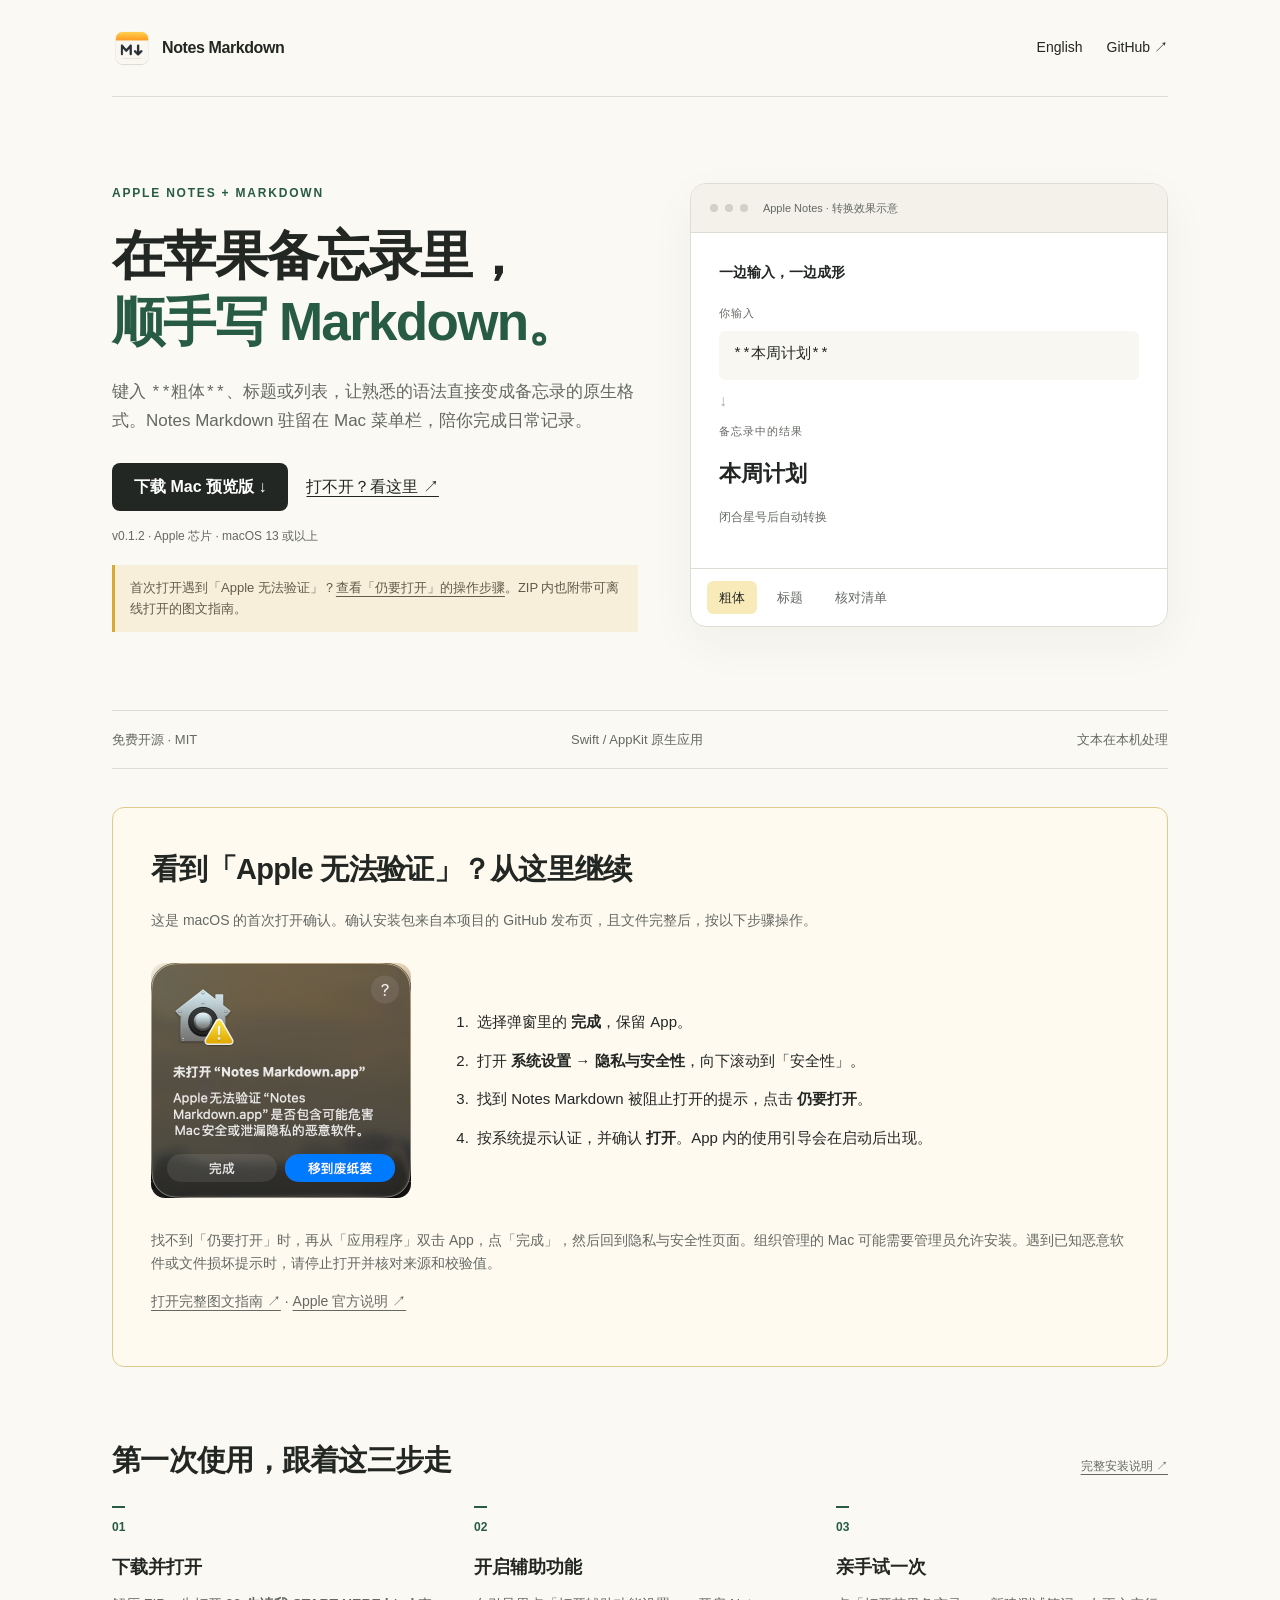
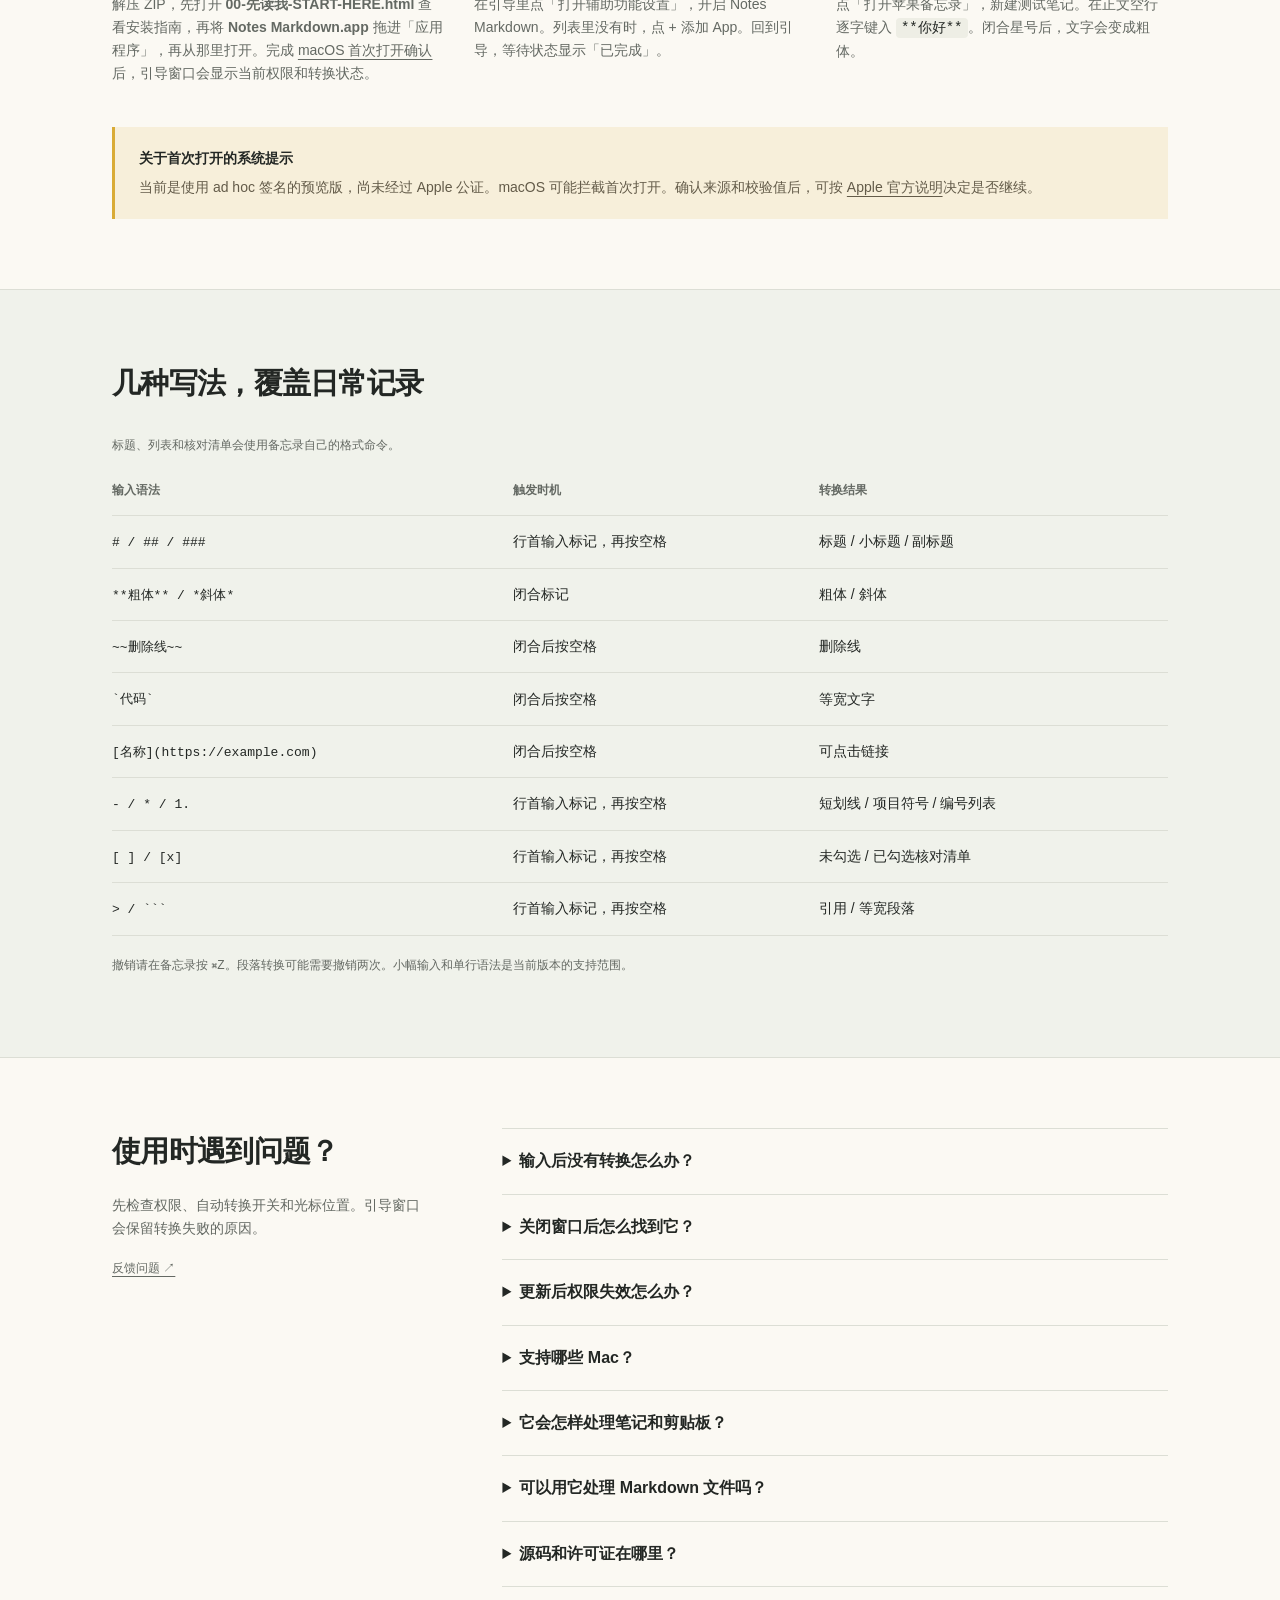
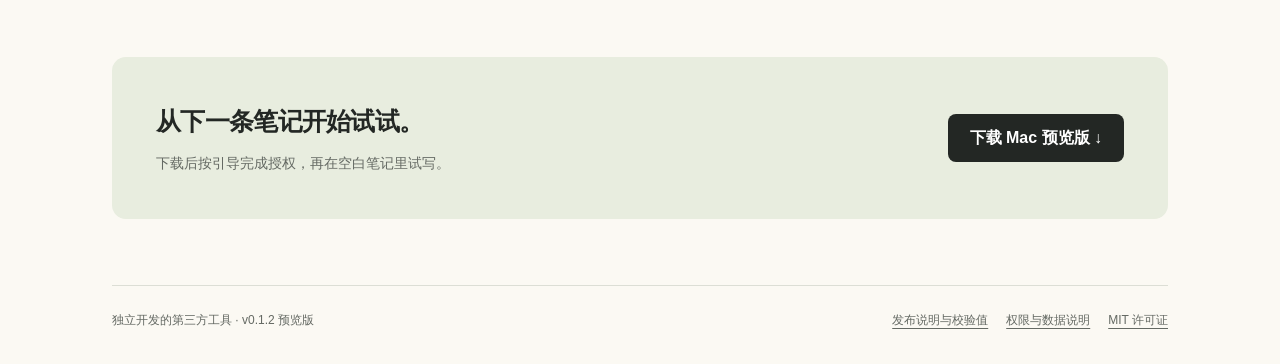
<file: docs/index.html>
<!doctype html>
<html lang="zh-CN">
<head>
  <meta charset="utf-8">
  <meta name="viewport" content="width=device-width, initial-scale=1">
  <title>Notes Markdown · 苹果备忘录 Markdown 输入助手（macOS）</title>
  <meta name="description" content="用 Notes Markdown 在苹果备忘录里边输入 Markdown 边转换为原生富文本。免费开源的 Mac 菜单栏工具，支持标题、粗体、列表和核对清单。下载 Apple 芯片预览版，查看安装步骤与常见问题。">
  <meta name="theme-color" content="#fbf9f3">
  <link rel="canonical" href="https://sikw-04-27.github.io/notes-markdown/">
  <link rel="alternate" hreflang="zh-Hans" href="https://sikw-04-27.github.io/notes-markdown/">
  <link rel="alternate" hreflang="en" href="https://sikw-04-27.github.io/notes-markdown/en/">
  <link rel="alternate" hreflang="x-default" href="https://sikw-04-27.github.io/notes-markdown/en/">
  <meta property="og:type" content="website">
  <meta property="og:title" content="Notes Markdown · 苹果备忘录 Markdown 输入助手（macOS）">
  <meta property="og:description" content="用 Notes Markdown 在苹果备忘录里边输入 Markdown 边转换为原生富文本。免费开源的 Mac 菜单栏工具，支持标题、粗体、列表和核对清单。下载 Apple 芯片预览版，查看安装步骤与常见问题。">
  <meta property="og:url" content="https://sikw-04-27.github.io/notes-markdown/">
  <meta property="og:image" content="https://sikw-04-27.github.io/notes-markdown/assets/icon.png">
  <meta name="twitter:card" content="summary">
  <link rel="icon" href="assets/icon.png">
  <link rel="stylesheet" href="assets/site.css?v=0.1.2">
  <script src="assets/site.js" defer></script>
  <script type="application/ld+json">{"@context": "https://schema.org", "@type": "SoftwareApplication", "name": "Notes Markdown", "url": "https://sikw-04-27.github.io/notes-markdown/", "operatingSystem": "macOS 13+", "applicationCategory": "ProductivityApplication", "softwareVersion": "0.1.2", "downloadUrl": "https://github.com/SikW-04-27/notes-markdown/releases/download/v0.1.2/Notes-Markdown-0.1.2-arm64-preview.zip", "isAccessibleForFree": true, "license": "https://github.com/SikW-04-27/notes-markdown/blob/main/LICENSE"}</script>
</head>
<body>
  <a class="skip" href="#main">跳到主要内容</a>
  <div class="wrap">
    <nav aria-label="主导航">
      <a class="brand" href="./"><img src="assets/icon.png" width="40" height="40" alt="">Notes Markdown</a>
      <div class="nav-links"><a href="en/" lang="en">English</a><a href="https://github.com/SikW-04-27/notes-markdown">GitHub ↗</a></div>
    </nav>
  </div>
  <main id="main">
    <div class="wrap">
      <div class="hero">
        <div>
          <span class="eyebrow">Apple Notes + Markdown</span>
          <h1>在苹果备忘录里，<br><em>顺手写 Markdown。</em></h1>
          <p class="lead">键入 <code>**粗体**</code>、标题或列表，让熟悉的语法直接变成备忘录的原生格式。Notes Markdown 驻留在 Mac 菜单栏，陪你完成日常记录。</p>
          <div class="actions"><a class="button" href="https://github.com/SikW-04-27/notes-markdown/releases/download/v0.1.2/Notes-Markdown-0.1.2-arm64-preview.zip">下载 Mac 预览版 ↓</a><a href="#first-open">打不开？看这里 ↗</a></div>
          <p class="fine">v0.1.2 · Apple 芯片 · macOS 13 或以上</p>
          <p class="launch-banner">首次打开遇到「Apple 无法验证」？<a href="#first-open">查看「仍要打开」的操作步骤</a>。ZIP 内也附带可离线打开的图文指南。</p>
        </div>
        <div class="demo" aria-label="转换效果示意">
          <div class="window-bar"><i class="dot"></i><i class="dot"></i><i class="dot"></i><small>Apple Notes · 转换效果示意</small></div>
          <div class="demo-content">
            <p class="demo-heading">一边输入，一边成形</p>
            <p class="demo-label">你输入</p><code class="demo-source" data-demo-source>**本周计划**</code>
            <div class="demo-arrow" aria-hidden="true">↓</div>
            <p class="demo-label">备忘录中的结果</p><p class="demo-result bold" data-demo-result aria-live="polite">本周计划</p>
            <p class="fine" data-demo-trigger>闭合星号后自动转换</p>
          </div>
          <div class="demo-tabs" aria-label="转换效果示意"><button type="button" data-example="bold" aria-pressed="true">粗体</button>
<button type="button" data-example="title" aria-pressed="false">标题</button>
<button type="button" data-example="checklist" aria-pressed="false">核对清单</button></div>
        </div>
      </div>
      <div class="strip"><span>免费开源 · MIT</span><span>Swift / AppKit 原生应用</span><span>文本在本机处理</span></div>
      <section id="first-open" class="first-open" aria-labelledby="first-open-title">
        <h2 id="first-open-title">看到「Apple 无法验证」？从这里继续</h2>
        <p>这是 macOS 的首次打开确认。确认安装包来自本项目的 GitHub 发布页，且文件完整后，按以下步骤操作。</p>
        <div class="first-open-body">
          <img src="guide-assets/macos-open-alert.png" width="520" height="474" alt="macOS 拦截 Notes Markdown 的弹窗，左侧为完成按钮，右侧为移到废纸篓">
          <ol>
            <li>选择弹窗里的 <strong>完成</strong>，保留 App。</li>
            <li>打开 <strong>系统设置 → 隐私与安全性</strong>，向下滚动到「安全性」。</li>
            <li>找到 Notes Markdown 被阻止打开的提示，点击 <strong>仍要打开</strong>。</li>
            <li>按系统提示认证，并确认 <strong>打开</strong>。App 内的使用引导会在启动后出现。</li>
          </ol>
        </div>
        <p class="fine">找不到「仍要打开」时，再从「应用程序」双击 App，点「完成」，然后回到隐私与安全性页面。组织管理的 Mac 可能需要管理员允许安装。遇到已知恶意软件或文件损坏提示时，请停止打开并核对来源和校验值。</p>
        <p><a href="start.html">打开完整图文指南 ↗</a> · <a href="https://support.apple.com/zh-cn/102445">Apple 官方说明 ↗</a></p>
      </section>
      <section id="start">
        <div class="section-top"><h2>第一次使用，跟着这三步走</h2><a class="fine" href="https://github.com/SikW-04-27/notes-markdown/blob/main/INSTALL.zh-CN.md">完整安装说明 ↗</a></div>
        <div class="steps"><article><span class="step-number">01</span><h3>下载并打开</h3><p>解压 ZIP，先打开 <strong>00-先读我-START-HERE.html</strong> 查看安装指南，再将 <strong>Notes Markdown.app</strong> 拖进「应用程序」，再从那里打开。完成 <a href="#first-open">macOS 首次打开确认</a>后，引导窗口会显示当前权限和转换状态。</p></article>
<article><span class="step-number">02</span><h3>开启辅助功能</h3><p>在引导里点「打开辅助功能设置」，开启 Notes Markdown。列表里没有时，点 + 添加 App。回到引导，等待状态显示「已完成」。</p></article>
<article><span class="step-number">03</span><h3>亲手试一次</h3><p>点「打开苹果备忘录」，新建测试笔记。在正文空行逐字键入 <code>**你好**</code>。闭合星号后，文字会变成粗体。</p></article></div>
        <aside class="notice"><strong>关于首次打开的系统提示</strong><p>当前是使用 ad hoc 签名的预览版，尚未经过 Apple 公证。macOS 可能拦截首次打开。确认来源和校验值后，可按 <a href="https://support.apple.com/zh-cn/102445">Apple 官方说明</a>决定是否继续。</p></aside>
      </section>
    </div>
  <section class="syntax" id="syntax">
    <div class="wrap"><div class="section-top"><h2>几种写法，覆盖日常记录</h2></div>
      <p class="fine">标题、列表和核对清单会使用备忘录自己的格式命令。</p>
      <div class="table-wrap"><table><thead><tr><th scope="col">输入语法</th><th scope="col">触发时机</th><th scope="col">转换结果</th></tr></thead><tbody><tr><td><code># / ## / ###</code></td><td>行首输入标记，再按空格</td><td>标题 / 小标题 / 副标题</td></tr>
<tr><td><code>**粗体** / *斜体*</code></td><td>闭合标记</td><td>粗体 / 斜体</td></tr>
<tr><td><code>~~删除线~~</code></td><td>闭合后按空格</td><td>删除线</td></tr>
<tr><td><code>`代码`</code></td><td>闭合后按空格</td><td>等宽文字</td></tr>
<tr><td><code>[名称](https://example.com)</code></td><td>闭合后按空格</td><td>可点击链接</td></tr>
<tr><td><code>- / * / 1.</code></td><td>行首输入标记，再按空格</td><td>短划线 / 项目符号 / 编号列表</td></tr>
<tr><td><code>[ ] / [x]</code></td><td>行首输入标记，再按空格</td><td>未勾选 / 已勾选核对清单</td></tr>
<tr><td><code>> / ```</code></td><td>行首输入标记，再按空格</td><td>引用 / 等宽段落</td></tr></tbody></table></div>
      <p class="fine" style="margin-top: 20px">撤销请在备忘录按 ⌘Z。段落转换可能需要撤销两次。小幅输入和单行语法是当前版本的支持范围。</p>
    </div>
  </section>
  <div class="wrap">
    <section class="faq" id="faq">
      <div class="faq-intro"><h2>使用时遇到问题？</h2><p>先检查权限、自动转换开关和光标位置。引导窗口会保留转换失败的原因。</p><a class="fine" href="https://github.com/SikW-04-27/notes-markdown/issues/new">反馈问题 ↗</a></div>
      <div><details><summary>输入后没有转换怎么办？</summary><p>确认辅助功能权限和「自动转换」开关都已开启。把光标放到苹果备忘录正文的空行，逐字键入 <code>**你好**</code>。整段粘贴会跳过转换。标题和列表需要在行首输入标记后按空格。</p></details>
<details><summary>关闭窗口后怎么找到它？</summary><p>点击屏幕顶部的 Notes Markdown 菜单栏图标，选择「开始使用与试写」。同一个菜单可以暂停、恢复自动转换或退出。</p></details>
<details><summary>更新后权限失效怎么办？</summary><p>先退出 App。在系统设置的辅助功能列表移除旧条目，再添加「应用程序」文件夹里的新 App，然后重新打开。</p></details>
<details><summary>支持哪些 Mac？</summary><p>预览安装包适用于 Apple 芯片 Mac，最低系统要求为 macOS 13。实际输入已在 macOS 15.3.1 上验证。其他系统版本和账户类型仍需进一步验证。</p></details>
<details><summary>它会怎样处理笔记和剪贴板？</summary><p>转换在本机进行。应用通常读取光标前最多 2,048 个 UTF-16 单元。如果局部读取失败，会先取得整篇正文，再检查长度，超过 200,000 个 UTF-16 单元时跳过处理。行内转换会备份剪贴板、临时粘贴富文本并恢复原内容，期间有新剪贴板内容时保留新内容。</p></details>
<details><summary>可以用它处理 Markdown 文件吗？</summary><p>这个工具处理正在输入的语法。macOS 26 的备忘录还提供 Markdown 文件导入流程，具体步骤见 <a href="https://support.apple.com/zh-cn/102223">Apple 的导入说明</a>。</p></details>
<details><summary>源码和许可证在哪里？</summary><p>完整 Swift 源码与构建脚本放在 <a href="https://github.com/SikW-04-27/notes-markdown">GitHub 仓库</a>。项目使用 MIT 许可证，可按许可证条款使用、修改和再分发。</p></details></div>
    </section>
    <div class="download"><div><h2>从下一条笔记开始试试。</h2><p>下载后按引导完成授权，再在空白笔记里试写。</p></div><a class="button" href="https://github.com/SikW-04-27/notes-markdown/releases/download/v0.1.2/Notes-Markdown-0.1.2-arm64-preview.zip">下载 Mac 预览版 ↓</a></div>
  </div>
  </main>
  <div class="wrap">
    <footer><span>独立开发的第三方工具 · v0.1.2 预览版</span><div><a href="https://github.com/SikW-04-27/notes-markdown/releases/tag/v0.1.2">发布说明与校验值</a><a href="https://github.com/SikW-04-27/notes-markdown/blob/main/INSTALL.zh-CN.md">权限与数据说明</a><a href="https://github.com/SikW-04-27/notes-markdown/blob/main/LICENSE">MIT 许可证</a></div></footer>
  </div>
</body>
</html>
</file>
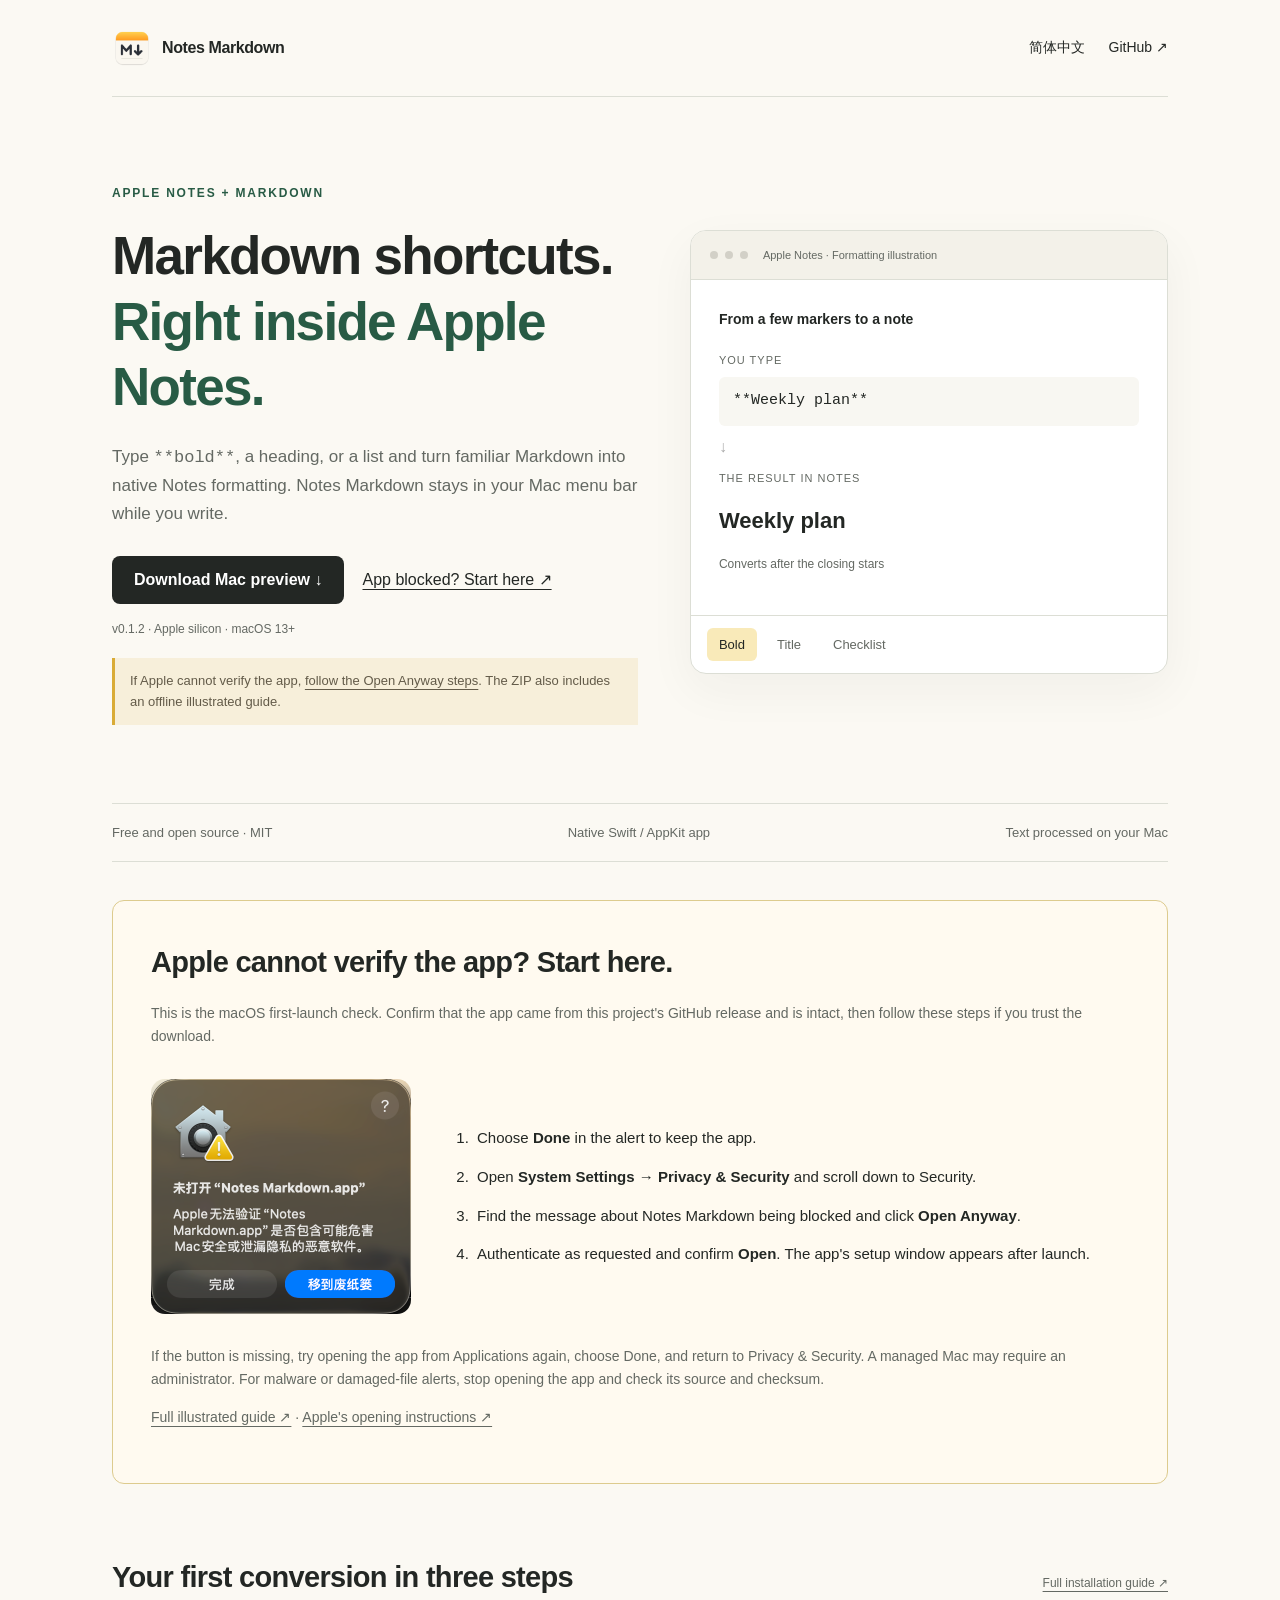
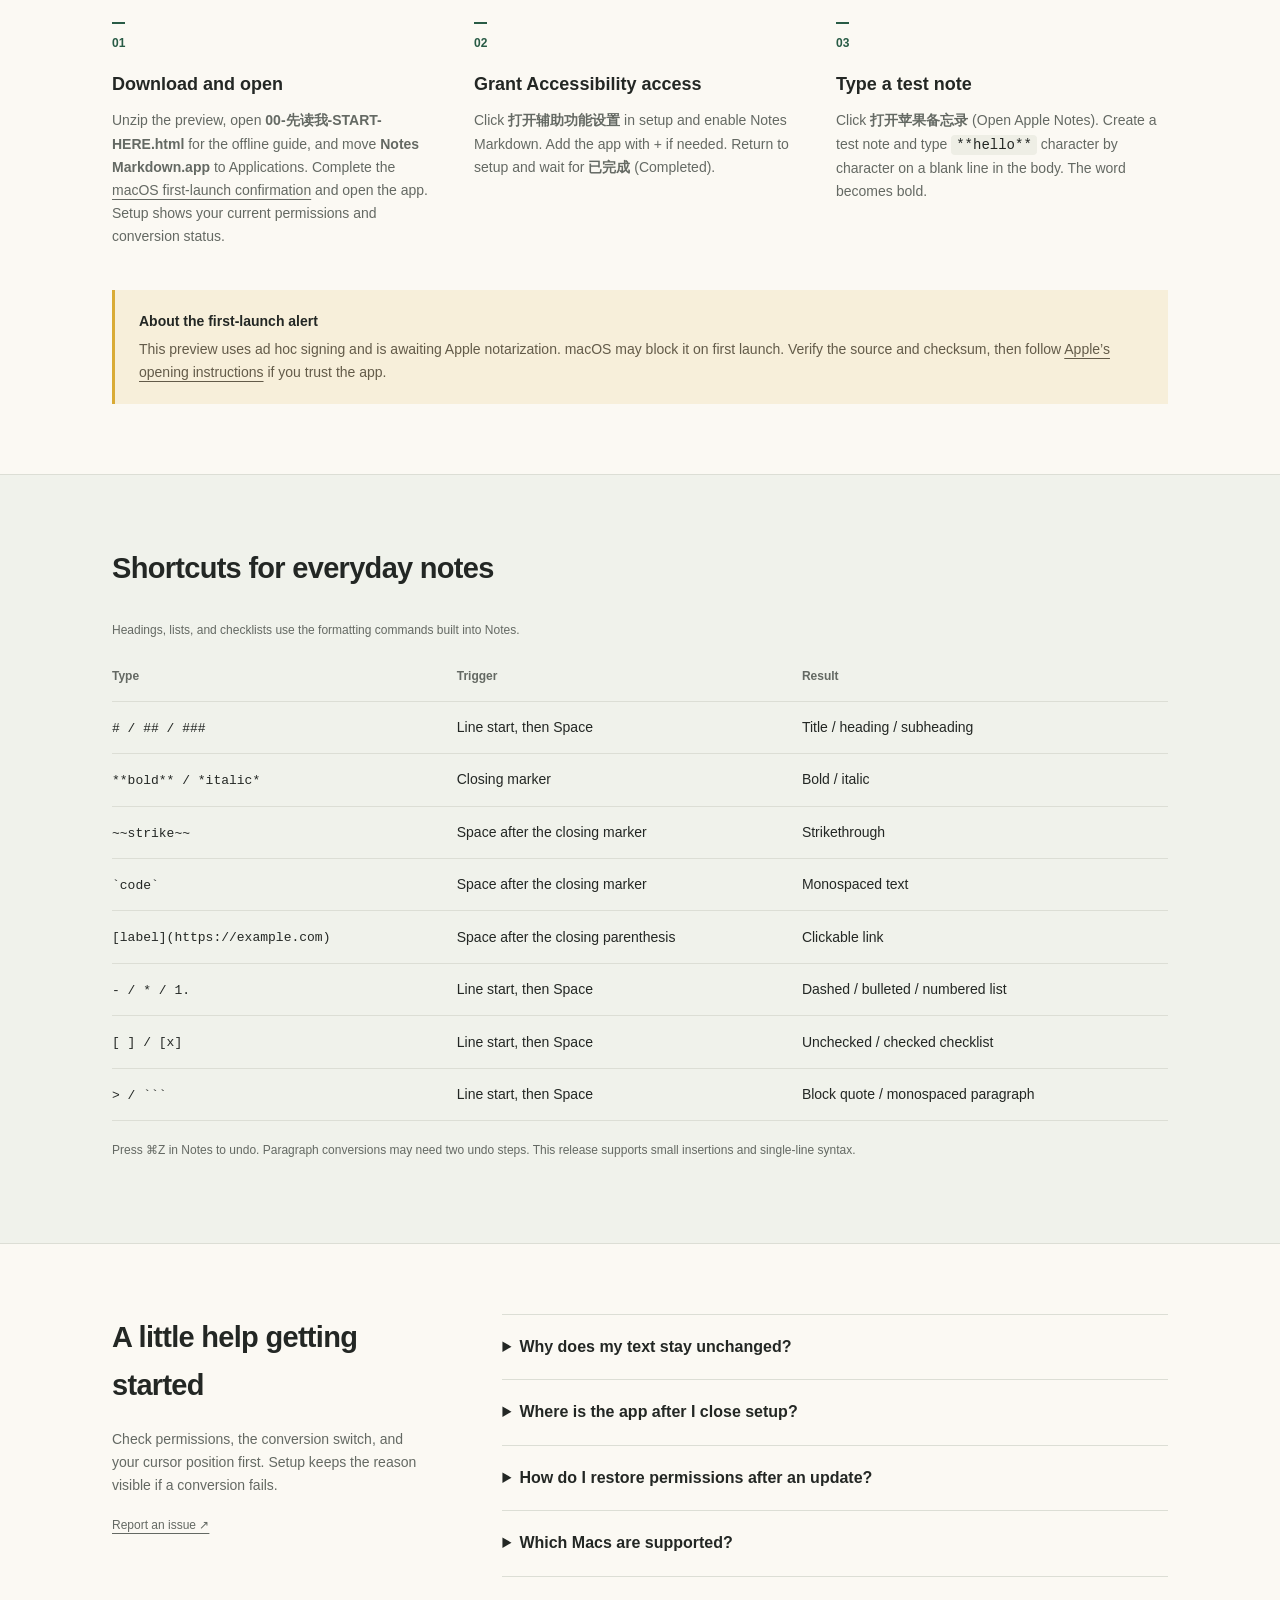
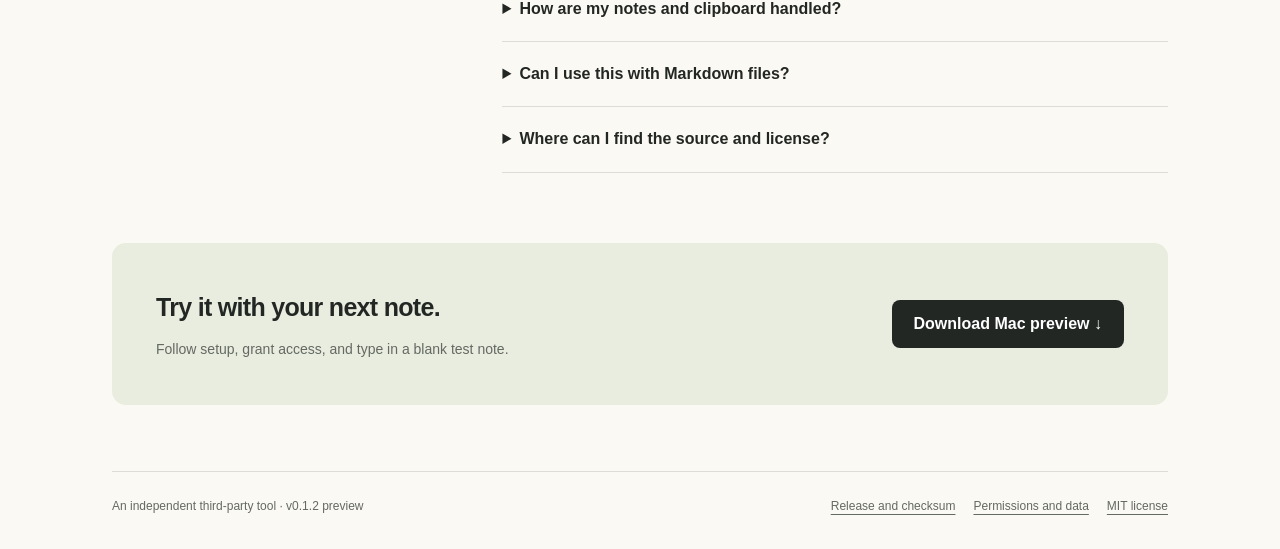
<file: docs/en/index.html>
<!doctype html>
<html lang="en">
<head>
  <meta charset="utf-8">
  <meta name="viewport" content="width=device-width, initial-scale=1">
  <title>Notes Markdown · Free Markdown shortcuts for Apple Notes on Mac</title>
  <meta name="description" content="Type Markdown in Apple Notes and convert headings, bold text, lists, and checklists as you write. Notes Markdown is a free, open-source macOS menu bar app. Download the Apple silicon preview and follow the setup guide.">
  <meta name="theme-color" content="#fbf9f3">
  <link rel="canonical" href="https://sikw-04-27.github.io/notes-markdown/en/">
  <link rel="alternate" hreflang="zh-Hans" href="https://sikw-04-27.github.io/notes-markdown/">
  <link rel="alternate" hreflang="en" href="https://sikw-04-27.github.io/notes-markdown/en/">
  <link rel="alternate" hreflang="x-default" href="https://sikw-04-27.github.io/notes-markdown/en/">
  <meta property="og:type" content="website">
  <meta property="og:title" content="Notes Markdown · Free Markdown shortcuts for Apple Notes on Mac">
  <meta property="og:description" content="Type Markdown in Apple Notes and convert headings, bold text, lists, and checklists as you write. Notes Markdown is a free, open-source macOS menu bar app. Download the Apple silicon preview and follow the setup guide.">
  <meta property="og:url" content="https://sikw-04-27.github.io/notes-markdown/en/">
  <meta property="og:image" content="https://sikw-04-27.github.io/notes-markdown/assets/icon.png">
  <meta name="twitter:card" content="summary">
  <link rel="icon" href="../assets/icon.png">
  <link rel="stylesheet" href="../assets/site.css?v=0.1.2">
  <script src="../assets/site.js" defer></script>
  <script type="application/ld+json">{"@context": "https://schema.org", "@type": "SoftwareApplication", "name": "Notes Markdown", "url": "https://sikw-04-27.github.io/notes-markdown/en/", "operatingSystem": "macOS 13+", "applicationCategory": "ProductivityApplication", "softwareVersion": "0.1.2", "downloadUrl": "https://github.com/SikW-04-27/notes-markdown/releases/download/v0.1.2/Notes-Markdown-0.1.2-arm64-preview.zip", "isAccessibleForFree": true, "license": "https://github.com/SikW-04-27/notes-markdown/blob/main/LICENSE"}</script>
</head>
<body>
  <a class="skip" href="#main">Skip to content</a>
  <div class="wrap">
    <nav aria-label="Main navigation">
      <a class="brand" href=".././"><img src="../assets/icon.png" width="40" height="40" alt="">Notes Markdown</a>
      <div class="nav-links"><a href="../" lang="zh-CN">简体中文</a><a href="https://github.com/SikW-04-27/notes-markdown">GitHub ↗</a></div>
    </nav>
  </div>
  <main id="main">
    <div class="wrap">
      <div class="hero">
        <div>
          <span class="eyebrow">Apple Notes + Markdown</span>
          <h1>Markdown shortcuts.<br><em>Right inside Apple Notes.</em></h1>
          <p class="lead">Type <code>**bold**</code>, a heading, or a list and turn familiar Markdown into native Notes formatting. Notes Markdown stays in your Mac menu bar while you write.</p>
          <div class="actions"><a class="button" href="https://github.com/SikW-04-27/notes-markdown/releases/download/v0.1.2/Notes-Markdown-0.1.2-arm64-preview.zip">Download Mac preview ↓</a><a href="#first-open">App blocked? Start here ↗</a></div>
          <p class="fine">v0.1.2 · Apple silicon · macOS 13+</p>
          <p class="launch-banner">If Apple cannot verify the app, <a href="#first-open">follow the Open Anyway steps</a>. The ZIP also includes an offline illustrated guide.</p>
        </div>
        <div class="demo" aria-label="Formatting illustration">
          <div class="window-bar"><i class="dot"></i><i class="dot"></i><i class="dot"></i><small>Apple Notes · Formatting illustration</small></div>
          <div class="demo-content">
            <p class="demo-heading">From a few markers to a note</p>
            <p class="demo-label">You type</p><code class="demo-source" data-demo-source>**Weekly plan**</code>
            <div class="demo-arrow" aria-hidden="true">↓</div>
            <p class="demo-label">The result in Notes</p><p class="demo-result bold" data-demo-result aria-live="polite">Weekly plan</p>
            <p class="fine" data-demo-trigger>Converts after the closing stars</p>
          </div>
          <div class="demo-tabs" aria-label="Formatting illustration"><button type="button" data-example="bold" aria-pressed="true">Bold</button>
<button type="button" data-example="title" aria-pressed="false">Title</button>
<button type="button" data-example="checklist" aria-pressed="false">Checklist</button></div>
        </div>
      </div>
      <div class="strip"><span>Free and open source · MIT</span><span>Native Swift / AppKit app</span><span>Text processed on your Mac</span></div>
      <section id="first-open" class="first-open" aria-labelledby="first-open-title">
        <h2 id="first-open-title">Apple cannot verify the app? Start here.</h2>
        <p>This is the macOS first-launch check. Confirm that the app came from this project's GitHub release and is intact, then follow these steps if you trust the download.</p>
        <div class="first-open-body">
          <img src="../guide-assets/macos-open-alert.png" width="520" height="474" alt="The macOS first-launch alert in Chinese, with Done on the left and Move to Trash on the right">
          <ol>
            <li>Choose <strong>Done</strong> in the alert to keep the app.</li>
            <li>Open <strong>System Settings → Privacy &amp; Security</strong> and scroll down to Security.</li>
            <li>Find the message about Notes Markdown being blocked and click <strong>Open Anyway</strong>.</li>
            <li>Authenticate as requested and confirm <strong>Open</strong>. The app's setup window appears after launch.</li>
          </ol>
        </div>
        <p class="fine">If the button is missing, try opening the app from Applications again, choose Done, and return to Privacy &amp; Security. A managed Mac may require an administrator. For malware or damaged-file alerts, stop opening the app and check its source and checksum.</p>
        <p><a href="../start.html#english">Full illustrated guide ↗</a> · <a href="https://support.apple.com/en-us/102445">Apple's opening instructions ↗</a></p>
      </section>
      <section id="start">
        <div class="section-top"><h2>Your first conversion in three steps</h2><a class="fine" href="https://github.com/SikW-04-27/notes-markdown/blob/main/INSTALL.en.md">Full installation guide ↗</a></div>
        <div class="steps"><article><span class="step-number">01</span><h3>Download and open</h3><p>Unzip the preview, open <strong>00-先读我-START-HERE.html</strong> for the offline guide, and move <strong>Notes Markdown.app</strong> to Applications. Complete the <a href="#first-open">macOS first-launch confirmation</a> and open the app. Setup shows your current permissions and conversion status.</p></article>
<article><span class="step-number">02</span><h3>Grant Accessibility access</h3><p>Click <strong>打开辅助功能设置</strong> in setup and enable Notes Markdown. Add the app with + if needed. Return to setup and wait for <strong>已完成</strong> (Completed).</p></article>
<article><span class="step-number">03</span><h3>Type a test note</h3><p>Click <strong>打开苹果备忘录</strong> (Open Apple Notes). Create a test note and type <code>**hello**</code> character by character on a blank line in the body. The word becomes bold.</p></article></div>
        <aside class="notice"><strong>About the first-launch alert</strong><p>This preview uses ad hoc signing and is awaiting Apple notarization. macOS may block it on first launch. Verify the source and checksum, then follow <a href="https://support.apple.com/en-us/102445">Apple’s opening instructions</a> if you trust the app.</p></aside>
      </section>
    </div>
  <section class="syntax" id="syntax">
    <div class="wrap"><div class="section-top"><h2>Shortcuts for everyday notes</h2></div>
      <p class="fine">Headings, lists, and checklists use the formatting commands built into Notes.</p>
      <div class="table-wrap"><table><thead><tr><th scope="col">Type</th><th scope="col">Trigger</th><th scope="col">Result</th></tr></thead><tbody><tr><td><code># / ## / ###</code></td><td>Line start, then Space</td><td>Title / heading / subheading</td></tr>
<tr><td><code>**bold** / *italic*</code></td><td>Closing marker</td><td>Bold / italic</td></tr>
<tr><td><code>~~strike~~</code></td><td>Space after the closing marker</td><td>Strikethrough</td></tr>
<tr><td><code>`code`</code></td><td>Space after the closing marker</td><td>Monospaced text</td></tr>
<tr><td><code>[label](https://example.com)</code></td><td>Space after the closing parenthesis</td><td>Clickable link</td></tr>
<tr><td><code>- / * / 1.</code></td><td>Line start, then Space</td><td>Dashed / bulleted / numbered list</td></tr>
<tr><td><code>[ ] / [x]</code></td><td>Line start, then Space</td><td>Unchecked / checked checklist</td></tr>
<tr><td><code>> / ```</code></td><td>Line start, then Space</td><td>Block quote / monospaced paragraph</td></tr></tbody></table></div>
      <p class="fine" style="margin-top: 20px">Press ⌘Z in Notes to undo. Paragraph conversions may need two undo steps. This release supports small insertions and single-line syntax.</p>
    </div>
  </section>
  <div class="wrap">
    <section class="faq" id="faq">
      <div class="faq-intro"><h2>A little help getting started</h2><p>Check permissions, the conversion switch, and your cursor position first. Setup keeps the reason visible if a conversion fails.</p><a class="fine" href="https://github.com/SikW-04-27/notes-markdown/issues/new">Report an issue ↗</a></div>
      <div><details><summary>Why does my text stay unchanged?</summary><p>Enable Accessibility and <strong>自动转换</strong> (Automatic conversion). Type <code>**hello**</code> character by character on a blank line in the Apple Notes body. Bulk pastes skip conversion. For headings and lists, type the marker at the start of a line and then press Space.</p></details>
<details><summary>Where is the app after I close setup?</summary><p>Open the Notes Markdown menu bar icon and choose <strong>开始使用与试写</strong> (Setup and practice). The same menu lets you pause, resume, or quit.</p></details>
<details><summary>How do I restore permissions after an update?</summary><p>Quit the app, remove its old Accessibility entry in System Settings, add the new app from Applications, and reopen it.</p></details>
<details><summary>Which Macs are supported?</summary><p>The preview ZIP is for Apple silicon Macs running macOS 13 or later. Live typing has been verified on macOS 15.3.1. Other versions and account types need further testing. The app interface is currently in Simplified Chinese.</p></details>
<details><summary>How are my notes and clipboard handled?</summary><p>Conversion runs locally. The app normally reads up to 2,048 UTF-16 code units before the cursor. If a local read fails, it fetches the full body and then checks its length, skipping processing above 200,000 units. Inline conversion backs up the clipboard, pastes rich text, and restores the backup. Newer clipboard contents take precedence.</p></details>
<details><summary>Can I use this with Markdown files?</summary><p>The app converts syntax while you type. Notes on macOS 26 also provides a file-import workflow. See <a href="https://support.apple.com/en-us/102223">Apple’s import guide</a> for those steps.</p></details>
<details><summary>Where can I find the source and license?</summary><p>The Swift source and build scripts are on <a href="https://github.com/SikW-04-27/notes-markdown">GitHub</a>. The MIT license allows use, modification, and redistribution under its terms.</p></details></div>
    </section>
    <div class="download"><div><h2>Try it with your next note.</h2><p>Follow setup, grant access, and type in a blank test note.</p></div><a class="button" href="https://github.com/SikW-04-27/notes-markdown/releases/download/v0.1.2/Notes-Markdown-0.1.2-arm64-preview.zip">Download Mac preview ↓</a></div>
  </div>
  </main>
  <div class="wrap">
    <footer><span>An independent third-party tool · v0.1.2 preview</span><div><a href="https://github.com/SikW-04-27/notes-markdown/releases/tag/v0.1.2">Release and checksum</a><a href="https://github.com/SikW-04-27/notes-markdown/blob/main/INSTALL.en.md">Permissions and data</a><a href="https://github.com/SikW-04-27/notes-markdown/blob/main/LICENSE">MIT license</a></div></footer>
  </div>
</body>
</html>
</file>
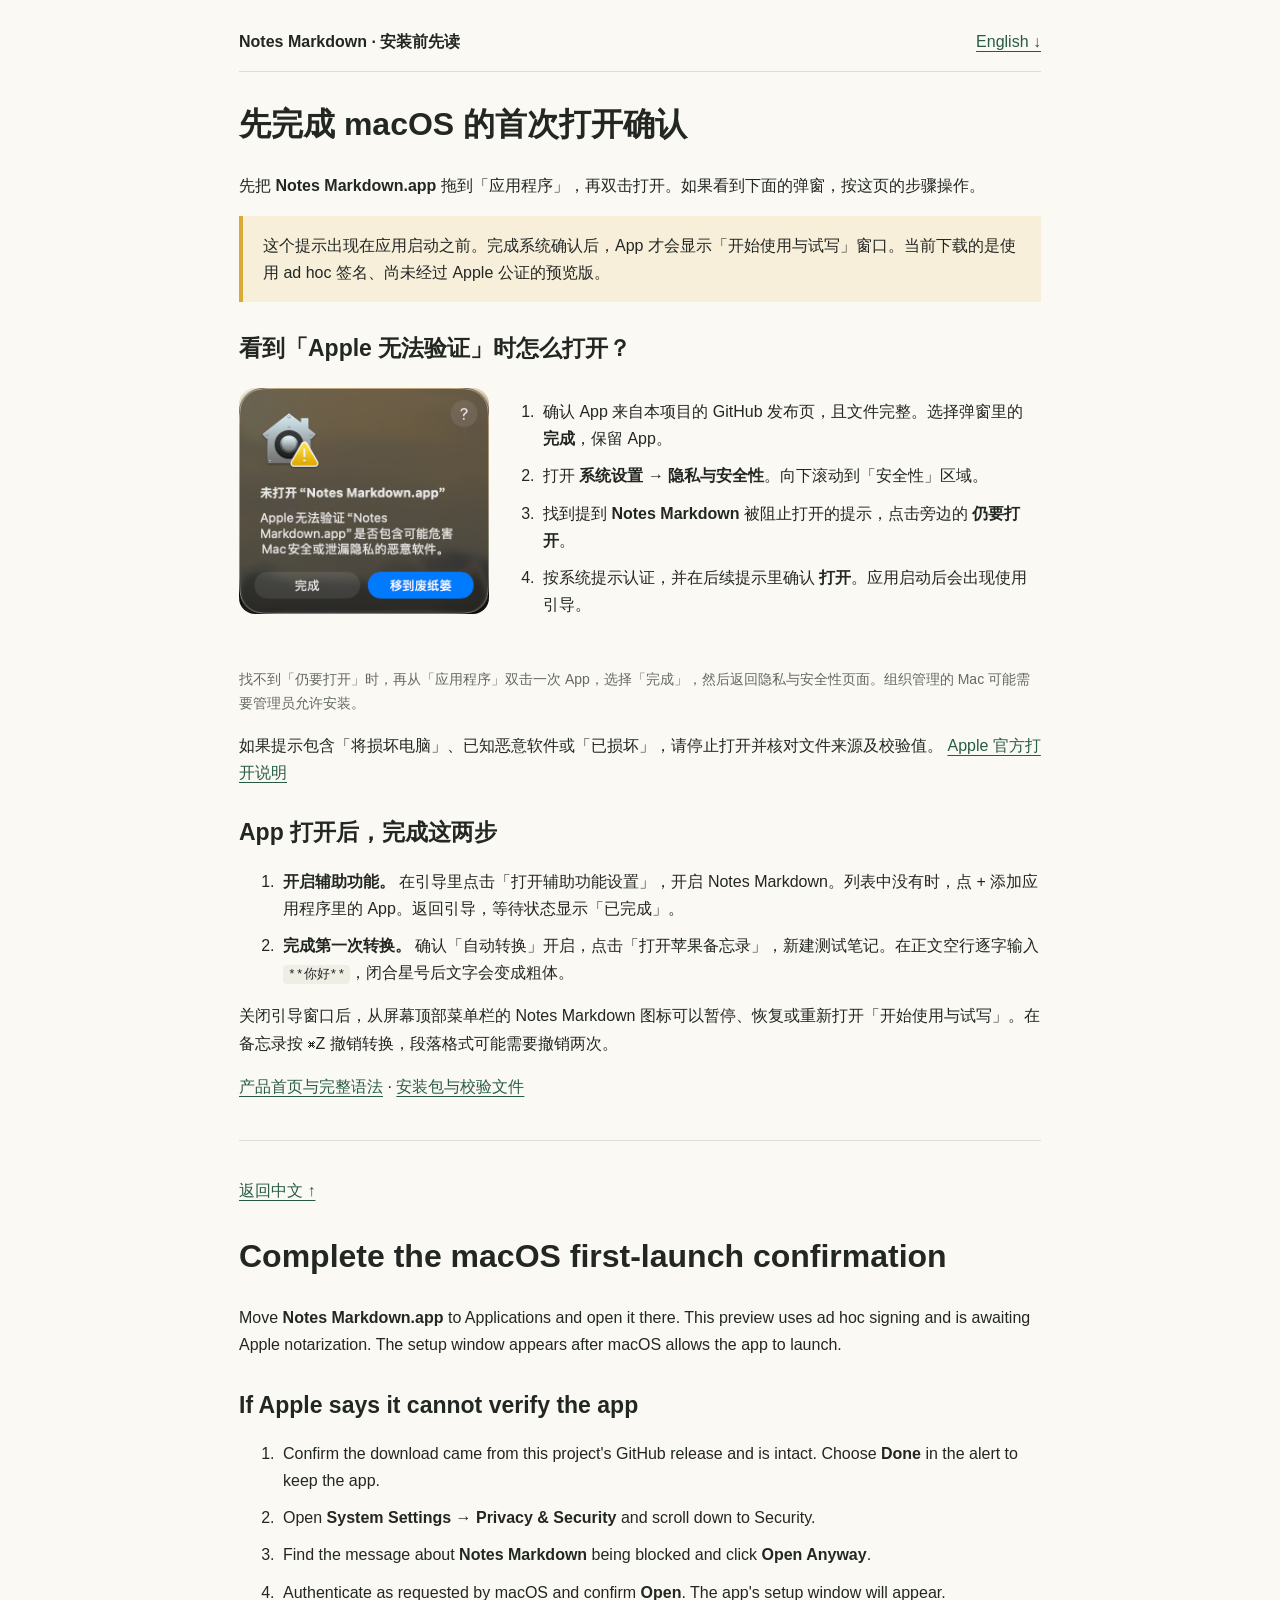
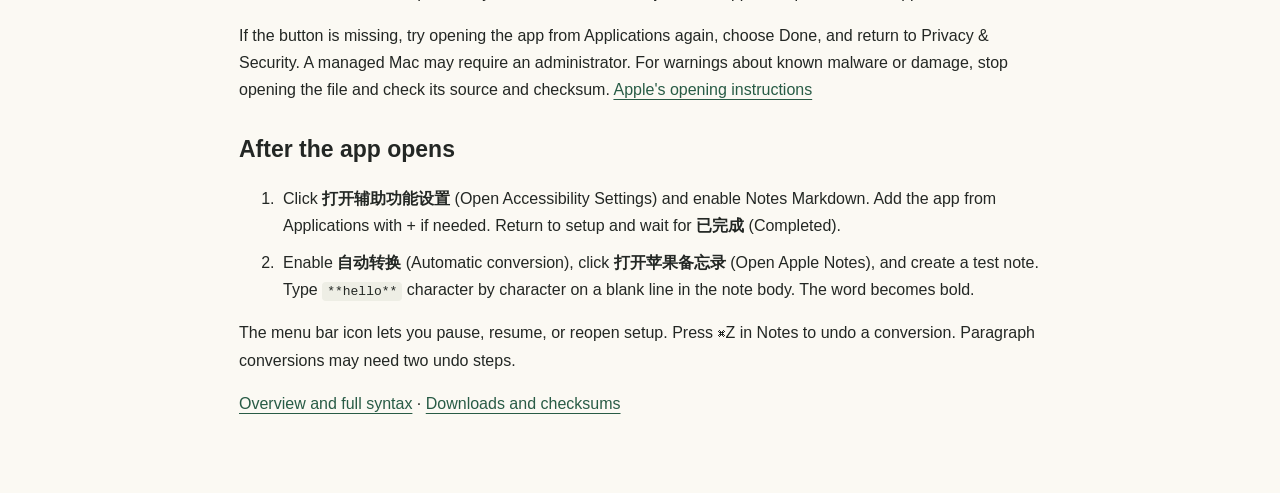
<file: docs/start.html>
<!doctype html>
<html lang="zh-CN">
<head>
  <meta charset="utf-8">
  <meta name="viewport" content="width=device-width, initial-scale=1">
  <title>Notes Markdown 首次打开与安装指南 · First launch and setup</title>
  <meta name="description" content="Notes Markdown 首次打开遇到 Apple 无法验证时，如何找到 macOS 的仍要打开按钮，以及开启辅助功能和完成第一次转换。">
  <link rel="canonical" href="https://sikw-04-27.github.io/notes-markdown/start.html">
  <style>
    :root { font-family: -apple-system, BlinkMacSystemFont, "Segoe UI", sans-serif; color: #232724; background: #fbf9f3; line-height: 1.7; }
    * { box-sizing: border-box; }
    body { max-width: 850px; margin: auto; padding: 28px 24px 60px; }
    a { color: #285b45; text-underline-offset: 4px; }
    nav { display: flex; justify-content: space-between; gap: 20px; border-bottom: 1px solid #dcded5; padding-bottom: 16px; }
    h1 { line-height: 1.3; font-size: 32px; margin-top: 32px; }
    h2 { line-height: 1.4; font-size: 23px; margin-top: 30px; }
    h3 { font-size: 18px; }
    li { margin: 10px 0; padding-left: 4px; }
    code { background: #eeeee5; padding: 2px 5px; border-radius: 4px; }
    .hint { background: #f7efda; border-left: 4px solid #d9ab36; padding: 16px 20px; }
    .alert-guide { display: grid; grid-template-columns: 250px 1fr; align-items: start; gap: 28px; margin: 24px 0; }
    .alert-guide img { width: 100%; height: auto; border-radius: 16px; }
    .alert-guide ol { padding-left: 22px; margin-top: 0; }
    .subtle { color: #646963; font-size: 14px; }
    .language { border-top: 1px solid #dcded5; padding-top: 20px; margin-top: 40px; }
    @media (max-width: 580px) { .alert-guide { grid-template-columns: 1fr; } .alert-guide img { max-width: 260px; } h1 { font-size: 28px; } }
    @media print { body { max-width: none; padding: 0; } .language { break-before: page; } }
  </style>
</head>
<body>
  <nav><strong>Notes Markdown · 安装前先读</strong><a href="#english" lang="en">English ↓</a></nav>
  <main>
    <section id="chinese">
      <h1>先完成 macOS 的首次打开确认</h1>
      <p>先把 <strong>Notes Markdown.app</strong> 拖到「应用程序」，再双击打开。如果看到下面的弹窗，按这页的步骤操作。</p>
      <p class="hint">这个提示出现在应用启动之前。完成系统确认后，App 才会显示「开始使用与试写」窗口。当前下载的是使用 ad hoc 签名、尚未经过 Apple 公证的预览版。</p>
      <h2>看到「Apple 无法验证」时怎么打开？</h2>
      <div class="alert-guide">
        <img src="guide-assets/macos-open-alert.png" width="520" height="474" alt="macOS 提示未打开 Notes Markdown.app，显示完成和移到废纸篓两个按钮">
        <ol>
          <li>确认 App 来自本项目的 GitHub 发布页，且文件完整。选择弹窗里的 <strong>完成</strong>，保留 App。</li>
          <li>打开 <strong>系统设置 → 隐私与安全性</strong>。向下滚动到「安全性」区域。</li>
          <li>找到提到 <strong>Notes Markdown</strong> 被阻止打开的提示，点击旁边的 <strong>仍要打开</strong>。</li>
          <li>按系统提示认证，并在后续提示里确认 <strong>打开</strong>。应用启动后会出现使用引导。</li>
        </ol>
      </div>
      <p class="subtle">找不到「仍要打开」时，再从「应用程序」双击一次 App，选择「完成」，然后返回隐私与安全性页面。组织管理的 Mac 可能需要管理员允许安装。</p>
      <p>如果提示包含「将损坏电脑」、已知恶意软件或「已损坏」，请停止打开并核对文件来源及校验值。 <a href="https://support.apple.com/zh-cn/102445">Apple 官方打开说明</a></p>
      <h2>App 打开后，完成这两步</h2>
      <ol>
        <li><strong>开启辅助功能。</strong> 在引导里点击「打开辅助功能设置」，开启 Notes Markdown。列表中没有时，点 + 添加应用程序里的 App。返回引导，等待状态显示「已完成」。</li>
        <li><strong>完成第一次转换。</strong> 确认「自动转换」开启，点击「打开苹果备忘录」，新建测试笔记。在正文空行逐字输入 <code>**你好**</code>，闭合星号后文字会变成粗体。</li>
      </ol>
      <p>关闭引导窗口后，从屏幕顶部菜单栏的 Notes Markdown 图标可以暂停、恢复或重新打开「开始使用与试写」。在备忘录按 ⌘Z 撤销转换，段落格式可能需要撤销两次。</p>
      <p><a href="https://sikw-04-27.github.io/notes-markdown/">产品首页与完整语法</a> · <a href="https://github.com/SikW-04-27/notes-markdown/releases">安装包与校验文件</a></p>
    </section>
    <section id="english" class="language" lang="en">
      <p><a href="#chinese" lang="zh-CN">返回中文 ↑</a></p>
      <h1>Complete the macOS first-launch confirmation</h1>
      <p>Move <strong>Notes Markdown.app</strong> to Applications and open it there. This preview uses ad hoc signing and is awaiting Apple notarization. The setup window appears after macOS allows the app to launch.</p>
      <h2>If Apple says it cannot verify the app</h2>
      <ol>
        <li>Confirm the download came from this project's GitHub release and is intact. Choose <strong>Done</strong> in the alert to keep the app.</li>
        <li>Open <strong>System Settings → Privacy &amp; Security</strong> and scroll down to Security.</li>
        <li>Find the message about <strong>Notes Markdown</strong> being blocked and click <strong>Open Anyway</strong>.</li>
        <li>Authenticate as requested by macOS and confirm <strong>Open</strong>. The app's setup window will appear.</li>
      </ol>
      <p>If the button is missing, try opening the app from Applications again, choose Done, and return to Privacy &amp; Security. A managed Mac may require an administrator. For warnings about known malware or damage, stop opening the file and check its source and checksum. <a href="https://support.apple.com/en-us/102445">Apple's opening instructions</a></p>
      <h2>After the app opens</h2>
      <ol>
        <li>Click <strong>打开辅助功能设置</strong> (Open Accessibility Settings) and enable Notes Markdown. Add the app from Applications with + if needed. Return to setup and wait for <strong>已完成</strong> (Completed).</li>
        <li>Enable <strong>自动转换</strong> (Automatic conversion), click <strong>打开苹果备忘录</strong> (Open Apple Notes), and create a test note. Type <code>**hello**</code> character by character on a blank line in the note body. The word becomes bold.</li>
      </ol>
      <p>The menu bar icon lets you pause, resume, or reopen setup. Press ⌘Z in Notes to undo a conversion. Paragraph conversions may need two undo steps.</p>
      <p><a href="https://sikw-04-27.github.io/notes-markdown/en/">Overview and full syntax</a> · <a href="https://github.com/SikW-04-27/notes-markdown/releases">Downloads and checksums</a></p>
    </section>
  </main>
</body>
</html>
</file>
<file: docs/assets/site.css>
:root {
  --paper: #fbf9f3;
  --ink: #232724;
  --muted: #646963;
  --line: #dcded5;
  --yellow: #f7c64b;
  --green: #285b45;
  font-family: -apple-system, BlinkMacSystemFont, "Segoe UI", sans-serif;
  color: var(--ink);
  background: var(--paper);
  line-height: 1.65;
  scroll-behavior: smooth;
}
* { box-sizing: border-box; }
body { margin: 0; }
a { color: inherit; text-underline-offset: 4px; }
button { font: inherit; cursor: pointer; }
button, a { -webkit-tap-highlight-color: transparent; }
:focus-visible { outline: 3px solid var(--green); outline-offset: 5px; }
.skip { position: absolute; left: 20px; top: -80px; padding: 10px; background: white; z-index: 5; }
.skip:focus { top: 12px; }
.wrap { max-width: 1120px; margin: auto; padding: 0 32px; }
nav { display: flex; align-items: center; justify-content: space-between; gap: 20px; padding: 28px 0; border-bottom: 1px solid var(--line); }
.brand { display: inline-flex; align-items: center; gap: 10px; font-weight: 700; text-decoration: none; letter-spacing: -.4px; }
.brand img { width: 40px; height: 40px; }
.nav-links { display: flex; gap: 24px; font-size: 14px; }
.nav-links a { text-decoration: none; }
.hero { display: grid; grid-template-columns: 1.1fr 1fr; gap: 52px; align-items: center; padding: 82px 0 78px; }
.eyebrow { color: var(--green); font-size: 12px; font-weight: 700; letter-spacing: 1.8px; text-transform: uppercase; }
h1 { font-size: clamp(34px, 4.2vw, 53px); letter-spacing: -1.7px; line-height: 1.23; margin: 18px 0 24px; }
h1 em { font-style: normal; color: var(--green); }
.lead { color: var(--muted); font-size: 17px; max-width: 550px; }
.actions { display: flex; flex-wrap: wrap; align-items: center; gap: 18px; margin: 28px 0 16px; }
.button { display: inline-flex; justify-content: center; align-items: center; min-height: 48px; padding: 10px 22px; border-radius: 8px; background: var(--ink); color: white; font-weight: 650; text-decoration: none; }
.fine { color: var(--muted); font-size: 12px; }
.demo { background: #fff; border: 1px solid var(--line); border-radius: 16px; box-shadow: 0 16px 48px #24322b0c; overflow: hidden; }
.window-bar { background: #f3f1e9; padding: 15px 19px; display: flex; align-items: center; gap: 7px; border-bottom: 1px solid var(--line); }
.dot { width: 8px; height: 8px; background: #d2d0c7; border-radius: 50%; }
.window-bar small { margin-left: 8px; color: var(--muted); font-size: 11px; }
.demo-content { padding: 28px; }
.demo-heading { font-size: 14px; margin: 0 0 20px; font-weight: 600; }
.demo-label { font-size: 11px; text-transform: uppercase; color: var(--muted); letter-spacing: 1px; margin: 0 0 8px; }
.demo-source { display: block; background: #f8f7f2; padding: 12px 14px; font-size: 15px; border-radius: 6px; min-height: 49px; overflow-wrap: anywhere; }
.demo-arrow { color: #aaa; margin: 8px 0; }
.demo-result { margin: 0; min-height: 60px; font-size: 22px; padding: 8px 0; color: var(--ink); }
.demo-result.bold { font-weight: 750; }
.demo-result.title { font-size: 28px; font-weight: 750; }
.demo-result.checklist::before { content: '◯'; margin-right: 10px; color: #a78b35; }
.demo-tabs { border-top: 1px solid var(--line); display: flex; padding: 12px 16px; gap: 8px; }
.demo-tabs button { border: 0; background: transparent; color: var(--muted); padding: 6px 12px; border-radius: 6px; font-size: 13px; }
.demo-tabs button[aria-pressed="true"] { background: #f9eab9; color: var(--ink); }
.strip { display: flex; justify-content: space-between; gap: 20px; border-top: 1px solid var(--line); border-bottom: 1px solid var(--line); padding: 18px 0; color: var(--muted); font-size: 13px; }
section { padding: 70px 0; scroll-margin-top: 20px; }
.section-top { display: flex; justify-content: space-between; gap: 24px; align-items: baseline; margin-bottom: 28px; }
h2 { margin: 0; font-size: 29px; letter-spacing: -.7px; }
h3 { font-size: 18px; margin: 14px 0 10px; }
p { margin-top: 0; }
.steps { display: grid; grid-template-columns: repeat(3, 1fr); gap: 30px; }
.step-number { color: var(--green); font-size: 12px; font-weight: 750; border-top: 2px solid var(--green); padding-top: 12px; }
.steps p { color: var(--muted); font-size: 14px; }
.steps code, details code { color: var(--ink); background: #eeeee5; padding: 2px 5px; border-radius: 4px; overflow-wrap: anywhere; }
.notice { margin-top: 28px; padding: 20px 24px; border-left: 3px solid #d9ab36; background: #f7efda; font-size: 14px; }
.notice p { margin: 5px 0 0; color: #635b49; }
.syntax { background: #f0f2eb; border-top: 1px solid var(--line); border-bottom: 1px solid var(--line); }
.table-wrap { overflow-x: auto; }
table { width: 100%; min-width: 620px; border-collapse: collapse; font-size: 14px; }
th { text-align: left; font-size: 12px; color: var(--muted); }
th, td { padding: 14px 12px 14px 0; border-bottom: 1px solid var(--line); }
td code { font-family: ui-monospace, SFMono-Regular, monospace; font-size: 13px; white-space: nowrap; }
.faq { display: grid; grid-template-columns: .65fr 1.35fr; gap: 70px; }
.faq-intro p { margin-top: 18px; color: var(--muted); font-size: 14px; }
details { padding: 19px 0; border-bottom: 1px solid var(--line); }
details:first-child { border-top: 1px solid var(--line); }
summary { font-weight: 600; cursor: pointer; padding-right: 12px; }
details p { color: var(--muted); font-size: 14px; margin: 14px 0 0; }
.download { background: #e8eddf; padding: 44px; border-radius: 14px; display: flex; gap: 30px; justify-content: space-between; align-items: center; margin-bottom: 66px; }
.download h2 { font-size: 25px; margin-bottom: 10px; }
.download p { font-size: 14px; color: var(--muted); margin-bottom: 0; }
footer { border-top: 1px solid var(--line); display: flex; flex-wrap: wrap; justify-content: space-between; gap: 20px; padding: 25px 0 35px; font-size: 12px; color: var(--muted); }
footer a { margin-left: 18px; }
@media (max-width: 820px) {
  .hero { grid-template-columns: 1fr; gap: 35px; padding: 48px 0; }
  h1 { font-size: 42px; }
  .hero .demo { max-width: 580px; width: 100%; }
  .steps { grid-template-columns: 1fr; gap: 20px; }
  .faq { grid-template-columns: 1fr; gap: 20px; }
  section { padding: 45px 0; }
}
@media (max-width: 480px) {
  .wrap { padding: 0 20px; }
  nav { padding: 20px 0; gap: 12px; }
  .brand { font-size: 14px; }
  .brand img { width: 30px; height: 30px; }
  .nav-links { gap: 14px; font-size: 12px; }
  h1 { font-size: 34px; letter-spacing: -1px; }
  .lead { font-size: 16px; }
  .strip { flex-wrap: wrap; justify-content: flex-start; gap: 8px 24px; }
  .section-top { display: block; }
  .section-top .fine { margin-top: 8px; }
  h2 { font-size: 25px; }
  .download { flex-direction: column; align-items: flex-start; padding: 26px; }
}
@media (prefers-reduced-motion: reduce) { :root { scroll-behavior: auto; } }
.launch-banner { margin: 18px 0 0; padding: 12px 15px; background: #f7efda; border-left: 3px solid #d9ab36; color: #635b49; font-size: 13px; }
.first-open { padding: 38px; margin-top: 38px; border: 1px solid #ddcb8e; border-radius: 12px; background: #fffaf0; }
.first-open > p { color: var(--muted); font-size: 14px; margin: 15px 0; }
.first-open-body { display: grid; grid-template-columns: 260px 1fr; gap: 38px; align-items: center; padding: 16px 0; }
.first-open-body img { width: 100%; height: auto; border-radius: 14px; }
.first-open-body ol { margin: 0; padding-left: 24px; }
.first-open-body li { padding-left: 4px; margin: 14px 0; font-size: 15px; }
@media (max-width: 650px) {
  .first-open { padding: 24px; }
  .first-open-body { grid-template-columns: 1fr; gap: 18px; }
  .first-open-body img { max-width: 260px; }
}
</file>
